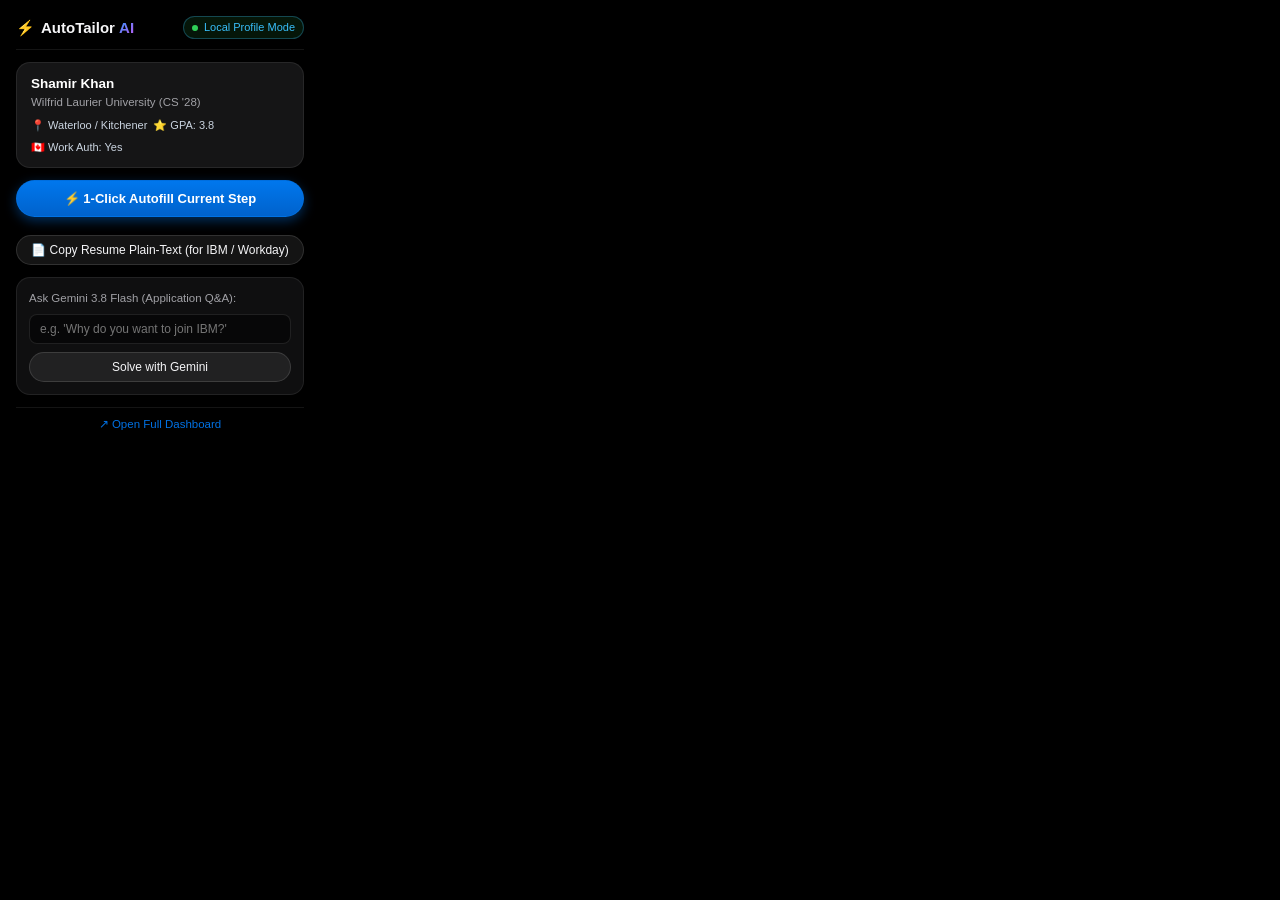
<file: extension/popup.html>
<!DOCTYPE html>
<html lang="en">
<head>
    <meta charset="UTF-8">
    <meta name="viewport" content="width=device-width, initial-scale=1.0">
    <title>AutoTailor AI</title>
    <link rel="stylesheet" href="popup.css">
</head>
<body>
    <div class="popup-container">
        <!-- Header -->
        <div class="popup-header">
            <div class="logo">
                <span class="icon">⚡</span>
                <span class="title">AutoTailor <strong>AI</strong></span>
            </div>
            <div id="agent-status" class="status-badge">
                <span class="status-dot"></span>
                <span id="status-text">Connecting...</span>
            </div>
        </div>

        <!-- Candidate Profile -->
        <div class="profile-card">
            <div class="profile-header">
                <strong>Shamir Khan</strong>
                <span class="sub">Wilfrid Laurier University (CS '28)</span>
            </div>
            <div class="profile-meta">
                <span>📍 Waterloo / Kitchener</span>
                <span>⭐ GPA: 3.8</span>
                <span>🇨🇦 Work Auth: Yes</span>
            </div>
        </div>

        <!-- 1-Click Autofill Button -->
        <button id="btn-popup-autofill" class="btn-autofill">
            <span>⚡ 1-Click Autofill Current Step</span>
        </button>

        <button id="btn-popup-copy-resume" class="btn-secondary" style="margin-top: 6px; width: 100%;">
            <span>📄 Copy Resume Plain-Text (for IBM / Workday)</span>
        </button>

        <div id="autofill-feedback" class="feedback-msg hidden"></div>

        <!-- Quick AI Q&A Solver -->
        <div class="qa-section">
            <div class="qa-label">Ask Gemini 3.8 Flash (Application Q&A):</div>
            <input type="text" id="qa-input" placeholder="e.g. 'Why do you want to join IBM?'" />
            <button id="btn-popup-qa" class="btn-secondary">Solve with Gemini</button>
            <textarea id="qa-result" class="hidden" readonly placeholder="Tailored answer will appear here..."></textarea>
        </div>

        <!-- Footer -->
        <div class="popup-footer">
            <a href="http://localhost:8500" target="_blank" class="footer-link">↗ Open Full Dashboard</a>
        </div>
    </div>

    <script src="popup.js"></script>
</body>
</html>
</file>
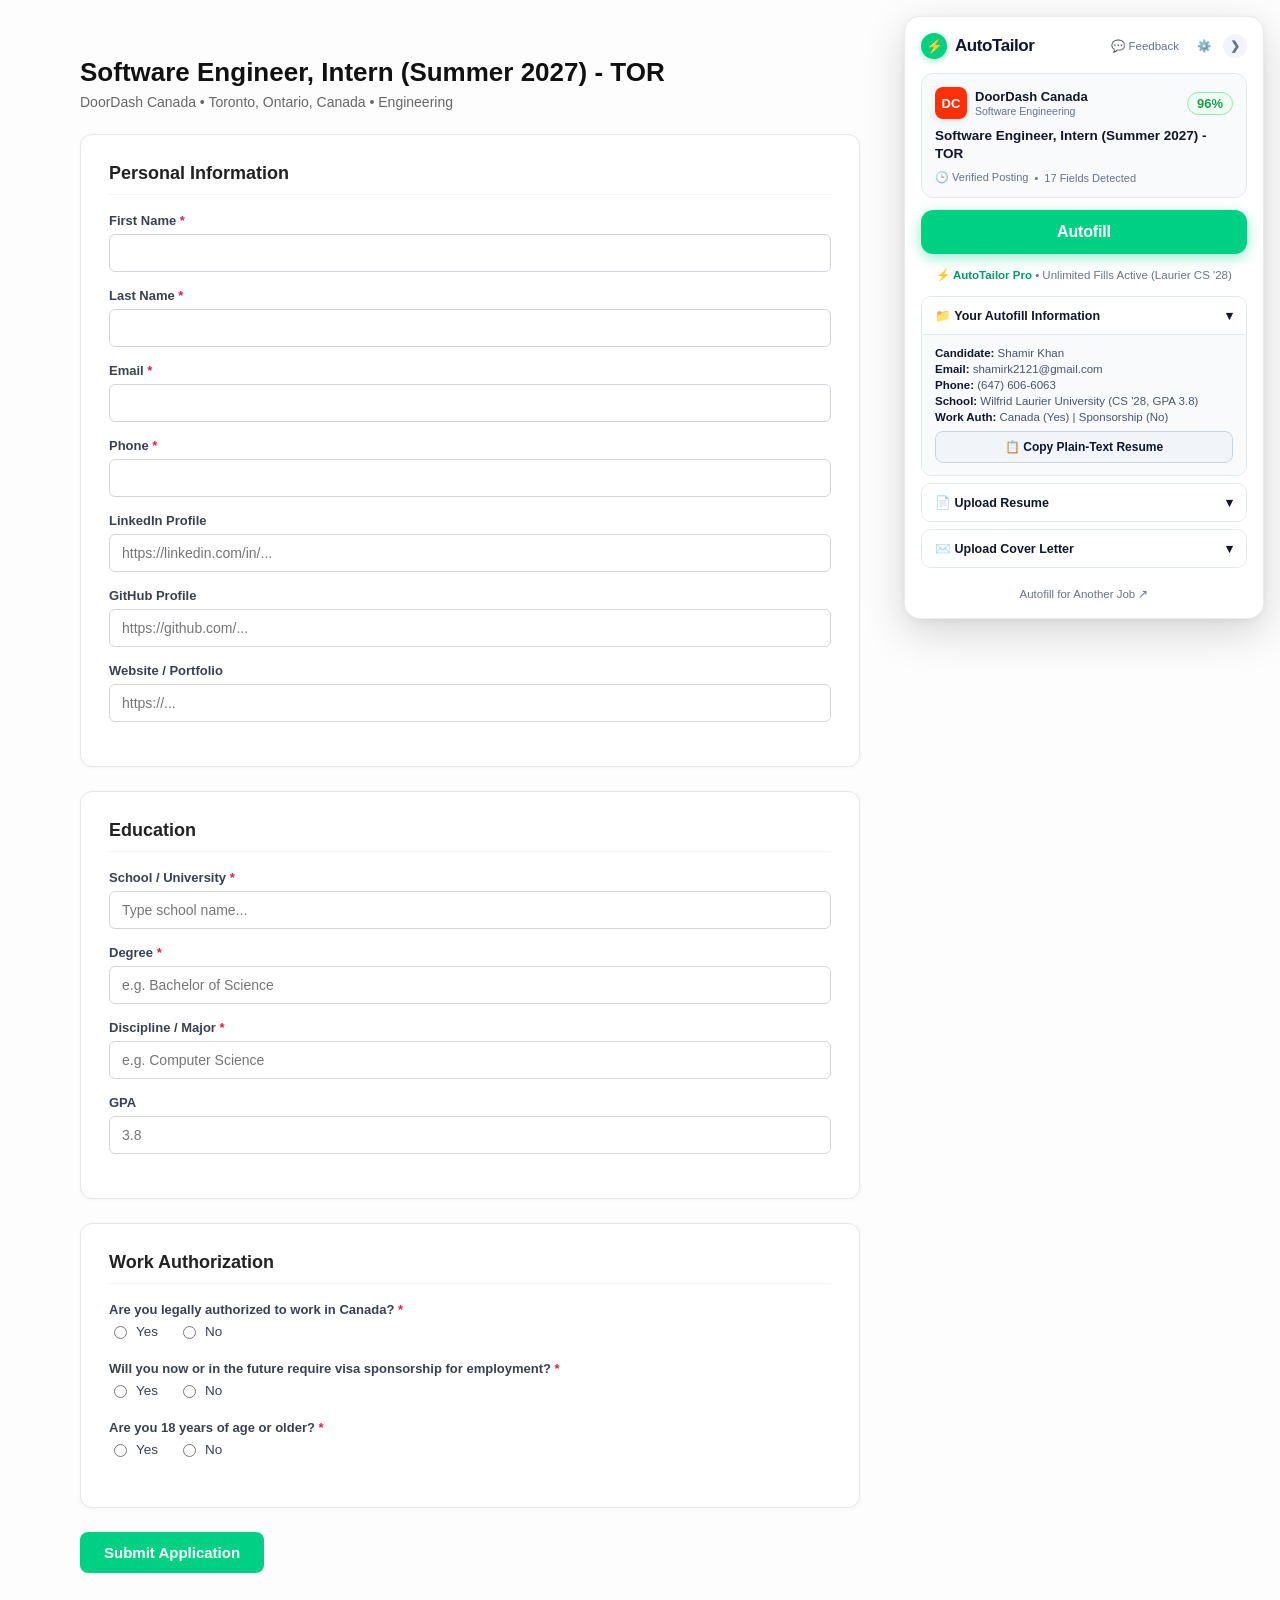
<file: static/test_greenhouse.html>
<!DOCTYPE html>
<html lang="en">
<head>
    <meta charset="UTF-8">
    <meta name="viewport" content="width=device-width, initial-scale=1.0">
    <title>Job Application for Software Engineer, Intern (Summer 2027) - TOR at DoorDash Canada</title>
    <link rel="stylesheet" href="/extension/floating.css">
    <style>
        body {
            font-family: -apple-system, BlinkMacSystemFont, "Segoe UI", Roboto, Helvetica, Arial, sans-serif;
            background: #fdfdfd;
            color: #222;
            margin: 0;
            padding: 40px 80px 100px 80px;
            max-width: 780px;
        }
        h1 {
            font-size: 26px;
            color: #111;
            margin-bottom: 6px;
        }
        .subtitle {
            font-size: 14px;
            color: #666;
            margin-bottom: 24px;
        }
        .form-section {
            background: #fff;
            border: 1px solid #e5e7eb;
            border-radius: 12px;
            padding: 28px;
            box-shadow: 0 1px 4px rgba(0,0,0,0.04);
            margin-bottom: 24px;
        }
        .form-section h2 {
            font-size: 18px;
            margin-top: 0;
            margin-bottom: 18px;
            border-bottom: 1px solid #f1f5f9;
            padding-bottom: 10px;
        }
        .form-group {
            margin-bottom: 16px;
        }
        label {
            display: block;
            font-size: 13px;
            font-weight: 600;
            margin-bottom: 6px;
            color: #374151;
        }
        .required::after {
            content: " *";
            color: #e11d48;
        }
        input[type="text"], input[type="email"], input[type="tel"], select, textarea {
            width: 100%;
            padding: 10px 12px;
            font-size: 14px;
            border: 1px solid #d1d5db;
            border-radius: 6px;
            box-sizing: border-box;
            outline: none;
            transition: border 0.15s ease, box-shadow 0.15s ease;
        }
        input:focus, select:focus, textarea:focus {
            border-color: #3b82f6;
            box-shadow: 0 0 0 3px rgba(59, 130, 246, 0.15);
        }
        .radio-group {
            display: flex;
            gap: 20px;
            margin-top: 6px;
        }
        .radio-label {
            font-size: 13.5px;
            font-weight: normal;
            display: inline-flex;
            align-items: center;
            gap: 6px;
            cursor: pointer;
        }
        .btn-submit {
            background: #00d084;
            color: #fff;
            padding: 12px 24px;
            border: none;
            border-radius: 8px;
            font-size: 15px;
            font-weight: 600;
            cursor: pointer;
        }
    </style>
</head>
<body>

    <h1>Software Engineer, Intern (Summer 2027) - TOR</h1>
    <div class="subtitle">DoorDash Canada &bull; Toronto, Ontario, Canada &bull; Engineering</div>

    <form id="application-form">
        <!-- Personal Information Section -->
        <div class="form-section">
            <h2>Personal Information</h2>
            
            <div class="form-group">
                <label class="required" for="first_name">First Name</label>
                <input type="text" id="first_name" name="first_name" autocomplete="given-name" />
            </div>

            <div class="form-group">
                <label class="required" for="last_name">Last Name</label>
                <input type="text" id="last_name" name="last_name" autocomplete="family-name" />
            </div>

            <div class="form-group">
                <label class="required" for="email">Email</label>
                <input type="email" id="email" name="email" autocomplete="email" />
            </div>

            <div class="form-group">
                <label class="required" for="phone">Phone</label>
                <input type="tel" id="phone" name="phone" autocomplete="tel" />
            </div>

            <div class="form-group">
                <label for="linkedin">LinkedIn Profile</label>
                <input type="text" id="linkedin" name="job_application[answers_attributes][0][text_value]" placeholder="https://linkedin.com/in/..." aria-label="LinkedIn Profile" />
            </div>

            <div class="form-group">
                <label for="github">GitHub Profile</label>
                <input type="text" id="github" name="job_application[answers_attributes][1][text_value]" placeholder="https://github.com/..." aria-label="GitHub Profile" />
            </div>

            <div class="form-group">
                <label for="portfolio">Website / Portfolio</label>
                <input type="text" id="portfolio" name="website" placeholder="https://..." />
            </div>
        </div>

        <!-- Education Section -->
        <div class="form-section">
            <h2>Education</h2>

            <div class="form-group">
                <label class="required" for="school">School / University</label>
                <input type="text" id="school" name="school" placeholder="Type school name..." />
            </div>

            <div class="form-group">
                <label class="required" for="degree">Degree</label>
                <input type="text" id="degree" name="degree" placeholder="e.g. Bachelor of Science" />
            </div>

            <div class="form-group">
                <label class="required" for="major">Discipline / Major</label>
                <input type="text" id="major" name="discipline" placeholder="e.g. Computer Science" />
            </div>

            <div class="form-group">
                <label for="gpa">GPA</label>
                <input type="text" id="gpa" name="gpa" placeholder="3.8" />
            </div>
        </div>

        <!-- Work Authorization & Voluntary Disclosures -->
        <div class="form-section">
            <h2>Work Authorization</h2>

            <div class="form-group">
                <label class="required">Are you legally authorized to work in Canada?</label>
                <div class="radio-group">
                    <label class="radio-label"><input type="radio" name="work_auth" value="yes" id="work_auth_yes"> Yes</label>
                    <label class="radio-label"><input type="radio" name="work_auth" value="no" id="work_auth_no"> No</label>
                </div>
            </div>

            <div class="form-group">
                <label class="required">Will you now or in the future require visa sponsorship for employment?</label>
                <div class="radio-group">
                    <label class="radio-label"><input type="radio" name="sponsorship" value="yes" id="sponsorship_yes"> Yes</label>
                    <label class="radio-label"><input type="radio" name="sponsorship" value="no" id="sponsorship_no"> No</label>
                </div>
            </div>

            <div class="form-group">
                <label class="required">Are you 18 years of age or older?</label>
                <div class="radio-group">
                    <label class="radio-label"><input type="radio" name="over18" value="yes" id="over18_yes"> Yes</label>
                    <label class="radio-label"><input type="radio" name="over18" value="no" id="over18_no"> No</label>
                </div>
            </div>
        </div>

        <button type="submit" class="btn-submit">Submit Application</button>
    </form>

    <!-- Injected Extension Script for In-Page Experience -->
    <script src="/extension/content.js"></script>
</body>
</html>
</file>
<file: extension/popup.css>
/* AutoTailor AI — Extension Popup (Apple Design System) */

* {
    box-sizing: border-box;
    margin: 0;
    padding: 0;
    -webkit-font-smoothing: antialiased;
}

body {
    width: 320px;
    background: #000000;
    color: #f5f5f7;
    font-family: -apple-system, BlinkMacSystemFont, "SF Pro Display", "SF Pro Text", sans-serif;
    font-size: 13px;
    line-height: 1.4;
    user-select: none;
}

.popup-container {
    padding: 16px;
    display: flex;
    flex-direction: column;
    gap: 12px;
}

.popup-header {
    display: flex;
    justify-content: space-between;
    align-items: center;
    border-bottom: 1px solid rgba(255, 255, 255, 0.08);
    padding-bottom: 10px;
}

.logo {
    display: flex;
    align-items: center;
    gap: 6px;
    font-size: 15px;
    font-weight: 600;
}

.logo strong {
    background: linear-gradient(135deg, #2997ff 0%, #bf5af2 100%);
    -webkit-background-clip: text;
    -webkit-text-fill-color: transparent;
}

.status-badge {
    display: flex;
    align-items: center;
    gap: 6px;
    font-size: 11px;
    background: rgba(48, 209, 88, 0.1);
    border: 1px solid rgba(48, 209, 88, 0.25);
    color: #30d158;
    padding: 3px 8px;
    border-radius: 9999px;
}

.status-dot {
    width: 6px;
    height: 6px;
    border-radius: 50%;
    background: #30d158;
}

.profile-card {
    background: rgba(28, 28, 30, 0.75);
    border: 1px solid rgba(255, 255, 255, 0.08);
    border-radius: 14px;
    padding: 12px 14px;
    display: flex;
    flex-direction: column;
    gap: 6px;
}

.profile-header strong {
    font-size: 13.5px;
    color: #ffffff;
}

.profile-header .sub {
    font-size: 11.5px;
    color: #a1a1a6;
    display: block;
}

.profile-meta {
    display: flex;
    flex-wrap: wrap;
    gap: 6px;
    font-size: 11px;
    color: #cbd5e1;
    margin-top: 2px;
}

.btn-autofill {
    background: linear-gradient(180deg, #0077ed 0%, #0062cc 100%);
    color: #ffffff;
    font-family: inherit;
    font-size: 13px;
    font-weight: 600;
    padding: 10px;
    border-radius: 9999px;
    border: 1px solid rgba(0, 113, 227, 0.8);
    cursor: pointer;
    box-shadow: 0 4px 12px rgba(0, 113, 227, 0.4);
    transition: all 0.2s ease;
    display: flex;
    align-items: center;
    justify-content: center;
    gap: 6px;
}

.btn-autofill:hover {
    background: linear-gradient(180deg, #1a88ff 0%, #006ee6 100%);
    transform: translateY(-1px);
}

.btn-autofill:active {
    transform: scale(0.97);
}

.feedback-msg {
    font-size: 11.5px;
    padding: 6px 10px;
    border-radius: 8px;
    background: rgba(48, 209, 88, 0.12);
    border: 1px solid rgba(48, 209, 88, 0.25);
    color: #30d158;
    text-align: center;
}

.qa-section {
    background: rgba(28, 28, 30, 0.55);
    border: 1px solid rgba(255, 255, 255, 0.08);
    border-radius: 14px;
    padding: 12px;
    display: flex;
    flex-direction: column;
    gap: 8px;
}

.qa-label {
    font-size: 11.5px;
    font-weight: 500;
    color: #a1a1a6;
}

input#qa-input {
    background: rgba(0, 0, 0, 0.5);
    border: 1px solid rgba(255, 255, 255, 0.1);
    border-radius: 8px;
    color: #f5f5f7;
    font-size: 12px;
    padding: 7px 10px;
    outline: none;
}

input#qa-input:focus {
    border-color: #0071e3;
}

.btn-secondary {
    background: rgba(255, 255, 255, 0.08);
    color: #f5f5f7;
    border: 1px solid rgba(255, 255, 255, 0.12);
    border-radius: 9999px;
    padding: 7px;
    font-size: 12px;
    font-weight: 500;
    cursor: pointer;
    transition: all 0.2s ease;
}

.btn-secondary:hover {
    background: rgba(255, 255, 255, 0.14);
}

textarea#qa-result {
    height: 90px;
    background: rgba(0, 0, 0, 0.6);
    border: 1px solid rgba(255, 255, 255, 0.08);
    border-radius: 8px;
    color: #e5e5ea;
    font-size: 11.5px;
    padding: 8px;
    resize: none;
    line-height: 1.4;
}

.popup-footer {
    display: flex;
    justify-content: center;
    border-top: 1px solid rgba(255, 255, 255, 0.08);
    padding-top: 8px;
}

.footer-link {
    color: #0071e3;
    font-size: 11.5px;
    text-decoration: none;
    font-weight: 500;
}

.footer-link:hover {
    text-decoration: underline;
}

.hidden {
    display: none !important;
}
</file>
<file: extension/floating.css>
/* ==========================================================================
   AutoTailor AI — JobRight-Style In-Page Floating Sidebar
   Pixel-accurate matching to JobRight ATS Autofill Assistant
   ========================================================================== */

#autotailor-floating-widget {
    position: fixed !important;
    top: 16px !important;
    right: 16px !important;
    width: 360px !important;
    max-width: calc(100vw - 32px) !important;
    max-height: calc(100vh - 32px) !important;
    z-index: 2147483647 !important;
    font-family: -apple-system, BlinkMacSystemFont, "Segoe UI", Roboto, "Helvetica Neue", Arial, sans-serif !important;
    user-select: none !important;
    transition: transform 0.3s cubic-bezier(0.16, 1, 0.3, 1), opacity 0.2s ease !important;
    box-sizing: border-box !important;
}

#autotailor-floating-widget.hidden {
    display: none !important;
}

.autotailor-widget-inner {
    background: #ffffff !important;
    color: #1a1a1a !important;
    border-radius: 16px !important;
    box-shadow: 0 14px 44px rgba(0, 0, 0, 0.16), 0 2px 10px rgba(0, 0, 0, 0.06) !important;
    border: 1px solid rgba(0, 0, 0, 0.08) !important;
    padding: 16px !important;
    display: flex !important;
    flex-direction: column !important;
    gap: 12px !important;
    overflow-y: auto !important;
    max-height: calc(100vh - 40px) !important;
    box-sizing: border-box !important;
}

/* Header */
.autotailor-widget-header {
    display: flex !important;
    align-items: center !important;
    justify-content: space-between !important;
    padding-bottom: 2px !important;
}

.autotailor-brand-logo {
    display: flex !important;
    align-items: center !important;
    gap: 8px !important;
    font-size: 17px !important;
    font-weight: 800 !important;
    color: #0f172a !important;
    letter-spacing: -0.025em !important;
}

.autotailor-brand-icon {
    width: 26px !important;
    height: 26px !important;
    background: #00d084 !important;
    border-radius: 50% !important;
    display: flex !important;
    align-items: center !important;
    justify-content: center !important;
    color: #ffffff !important;
    font-size: 14px !important;
    box-shadow: 0 2px 6px rgba(0, 208, 132, 0.4) !important;
}

.autotailor-header-actions {
    display: flex !important;
    align-items: center !important;
    gap: 6px !important;
}

.autotailor-header-btn {
    display: inline-flex !important;
    align-items: center !important;
    gap: 4px !important;
    font-size: 11.5px !important;
    color: #64748b !important;
    background: transparent !important;
    border: none !important;
    cursor: pointer !important;
    padding: 4px 6px !important;
    border-radius: 6px !important;
    font-weight: 500 !important;
    transition: background 0.15s ease, color 0.15s ease !important;
}

.autotailor-header-btn:hover {
    background: #f1f5f9 !important;
    color: #0f172a !important;
}

.autotailor-collapse-btn {
    width: 24px !important;
    height: 24px !important;
    border-radius: 50% !important;
    border: none !important;
    background: #f1f5f9 !important;
    color: #64748b !important;
    display: flex !important;
    align-items: center !important;
    justify-content: center !important;
    cursor: pointer !important;
    font-size: 12px !important;
    font-weight: 700 !important;
    transition: all 0.15s ease !important;
}

.autotailor-collapse-btn:hover {
    background: #e2e8f0 !important;
    color: #0f172a !important;
    transform: scale(1.05) !important;
}

/* Job Card (Matches Screenshot) */
.autotailor-job-card {
    background: #f8fafc !important;
    border: 1px solid #e2e8f0 !important;
    border-radius: 12px !important;
    padding: 13px !important;
    display: flex !important;
    flex-direction: column !important;
    gap: 8px !important;
}

.autotailor-job-header-row {
    display: flex !important;
    align-items: center !important;
    justify-content: space-between !important;
}

.autotailor-company-badge {
    display: flex !important;
    align-items: center !important;
    gap: 8px !important;
}

.autotailor-company-logo-avatar {
    width: 32px !important;
    height: 32px !important;
    border-radius: 8px !important;
    background: #ff3008 !important;
    color: #ffffff !important;
    display: flex !important;
    align-items: center !important;
    justify-content: center !important;
    font-weight: 700 !important;
    font-size: 13px !important;
    box-shadow: 0 2px 6px rgba(0, 0, 0, 0.1) !important;
}

.autotailor-company-name-text {
    font-size: 13px !important;
    font-weight: 700 !important;
    color: #0f172a !important;
    line-height: 1.2 !important;
}

.autotailor-company-sub {
    font-size: 10.5px !important;
    color: #64748b !important;
}

.autotailor-match-pill {
    background: #f0fdf4 !important;
    border: 1.5px solid #86efac !important;
    color: #16a34a !important;
    font-weight: 700 !important;
    font-size: 13px !important;
    padding: 3px 9px !important;
    border-radius: 9999px !important;
}

.autotailor-role-title {
    font-size: 13.5px !important;
    font-weight: 700 !important;
    color: #0f172a !important;
    line-height: 1.35 !important;
}

.autotailor-job-meta-row {
    font-size: 11px !important;
    color: #64748b !important;
    display: flex !important;
    align-items: center !important;
    gap: 6px !important;
}

/* Big Green Autofill Button (JobRight Signature Element) */
.autotailor-btn-autofill-green {
    background: #00d084 !important;
    color: #ffffff !important;
    border: none !important;
    border-radius: 12px !important;
    padding: 13px 18px !important;
    font-size: 16px !important;
    font-weight: 700 !important;
    letter-spacing: -0.01em !important;
    cursor: pointer !important;
    display: flex !important;
    align-items: center !important;
    justify-content: center !important;
    gap: 8px !important;
    box-shadow: 0 4px 14px rgba(0, 208, 132, 0.4) !important;
    transition: all 0.2s cubic-bezier(0.16, 1, 0.3, 1) !important;
    width: 100% !important;
    outline: none !important;
}

.autotailor-btn-autofill-green:hover {
    background: #00be78 !important;
    transform: translateY(-1px) !important;
    box-shadow: 0 6px 18px rgba(0, 208, 132, 0.5) !important;
}

.autotailor-btn-autofill-green:active {
    transform: scale(0.98) !important;
}

.autotailor-sub-credits {
    text-align: center !important;
    font-size: 11.5px !important;
    color: #64748b !important;
    padding: 2px 0 !important;
}

.autotailor-sub-credits strong {
    color: #059669 !important;
}

/* Accordion sections (Matches screenshot) */
.autotailor-accordion-list {
    display: flex !important;
    flex-direction: column !important;
    gap: 7px !important;
}

.autotailor-accordion-item {
    border: 1px solid #e2e8f0 !important;
    border-radius: 10px !important;
    background: #ffffff !important;
    overflow: hidden !important;
    transition: border-color 0.15s ease !important;
}

.autotailor-accordion-header {
    display: flex !important;
    align-items: center !important;
    justify-content: space-between !important;
    padding: 11px 13px !important;
    cursor: pointer !important;
    font-size: 12.5px !important;
    font-weight: 600 !important;
    color: #0f172a !important;
    background: #ffffff !important;
}

.autotailor-accordion-header:hover {
    background: #f8fafc !important;
}

.autotailor-accordion-content {
    padding: 12px 13px !important;
    background: #f8fafc !important;
    border-top: 1px solid #e2e8f0 !important;
    font-size: 12px !important;
    color: #334155 !important;
    display: flex !important;
    flex-direction: column !important;
    gap: 8px !important;
}

.autotailor-accordion-content.hidden {
    display: none !important;
}

.autotailor-candidate-grid {
    display: flex !important;
    flex-direction: column !important;
    gap: 4px !important;
    font-size: 11.5px !important;
    color: #475569 !important;
}

.autotailor-candidate-grid strong {
    color: #0f172a !important;
}

.autotailor-btn-pill-action {
    display: flex !important;
    align-items: center !important;
    justify-content: center !important;
    gap: 6px !important;
    background: #f1f5f9 !important;
    border: 1px solid #cbd5e1 !important;
    color: #0f172a !important;
    font-size: 12px !important;
    font-weight: 600 !important;
    padding: 8px 12px !important;
    border-radius: 8px !important;
    cursor: pointer !important;
    transition: all 0.15s ease !important;
    text-decoration: none !important;
    width: 100% !important;
    box-sizing: border-box !important;
}

.autotailor-btn-pill-action:hover {
    background: #e2e8f0 !important;
    border-color: #94a3b8 !important;
    transform: translateY(-1px) !important;
}

.autotailor-bottom-link {
    text-align: center !important;
    margin-top: 4px !important;
}

.autotailor-bottom-link a {
    color: #64748b !important;
    font-size: 11.5px !important;
    text-decoration: none !important;
    font-weight: 500 !important;
}

.autotailor-bottom-link a:hover {
    color: #0f172a !important;
    text-decoration: underline !important;
}

/* Collapsed floating tab bubble */
.autotailor-collapsed-bubble {
    position: fixed !important;
    top: 50% !important;
    right: 0 !important;
    transform: translateY(-50%) !important;
    background: #00d084 !important;
    color: #ffffff !important;
    padding: 10px 14px 10px 12px !important;
    border-radius: 20px 0 0 20px !important;
    box-shadow: -3px 4px 18px rgba(0, 208, 132, 0.45) !important;
    font-weight: 700 !important;
    font-size: 13px !important;
    display: flex !important;
    align-items: center !important;
    gap: 6px !important;
    cursor: pointer !important;
    z-index: 2147483647 !important;
    transition: all 0.2s ease !important;
}

.autotailor-collapsed-bubble.hidden {
    display: none !important;
}

.autotailor-collapsed-bubble:hover {
    padding-right: 18px !important;
    background: #00be78 !important;
}
</file>
